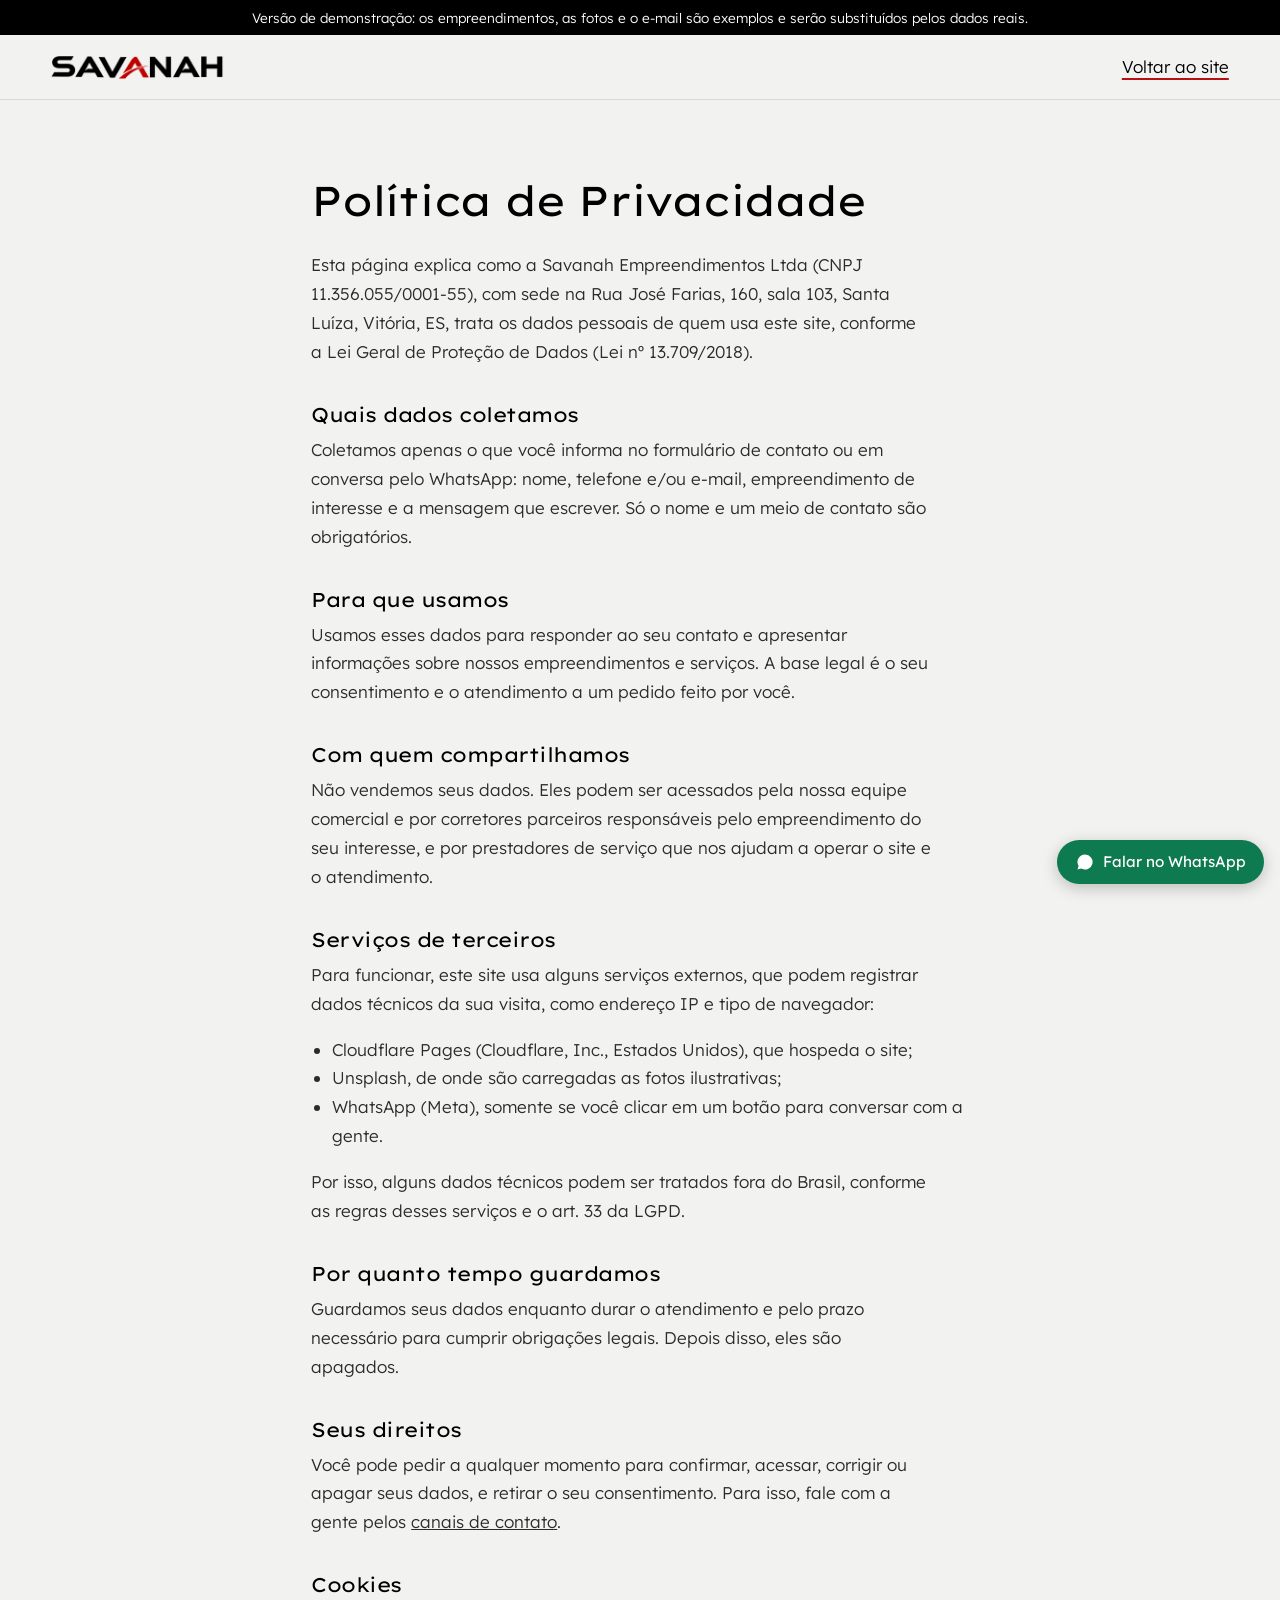
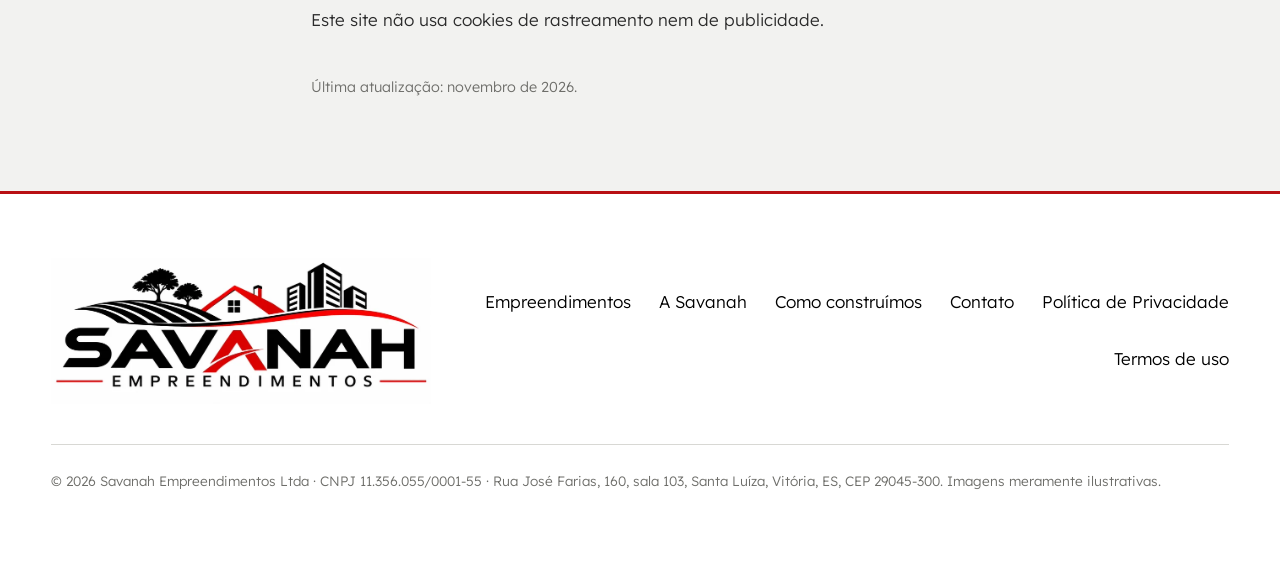
<file: privacidade.html>
<!doctype html>
<html lang="pt-BR">
<head>
  <meta charset="utf-8">
  <meta name="viewport" content="width=device-width, initial-scale=1">
  <title>Política de Privacidade | Savanah Empreendimentos</title>
  <meta name="description" content="Savanah Empreendimentos Imobiliários: loteamento e chacreamento, construção de casas e construção de edifícios.">
  <meta name="robots" content="noindex"> <!-- prévia: remover quando o site for para o domínio oficial -->
  <meta property="og:type" content="website">
  <meta property="og:locale" content="pt_BR">
  <meta property="og:site_name" content="Savanah Empreendimentos">
  <meta property="og:title" content="Savanah Empreendimentos Imobiliários">
  <meta property="og:description" content="Loteamento e chacreamento, construção de casas e construção de edifícios em Vitória, ES.">
  <meta property="og:url" content="https://savanahempreeendimentos.com.br/privacidade.html">
  <meta property="og:image" content="https://savanahempreeendimentos.com.br/assets/compartilhar.jpg">
  <meta property="og:image:width" content="1200">
  <meta property="og:image:height" content="630">
  <link rel="canonical" href="https://savanahempreeendimentos.com.br/privacidade.html">
  <link rel="icon" href="assets/favicon.png">
  <link rel="preload" href="assets/fontes/lexend.woff2" as="font" type="font/woff2" crossorigin>
  <link rel="stylesheet" href="styles.css?v=6">
</head>
<body>
  <a class="pular" href="#conteudo">Pular para o conteúdo</a>

  <p class="previa" role="note">Versão de demonstração: os empreendimentos, as fotos e o e-mail são exemplos e serão substituídos pelos dados reais.</p>

  <header class="topo rolou">
    <div class="topo__inner">
      <a class="marca" href="index.html"><img src="assets/wordmark.png" alt="Savanah Empreendimentos Imobiliários, início" width="173" height="24"></a>
      <a class="link" href="index.html">Voltar ao site</a>
    </div>
  </header>

  <main id="conteudo" class="legal">
    <h1>Política de Privacidade</h1>
    <p>Esta página explica como a Savanah Empreendimentos Ltda (CNPJ 11.356.055/0001-55), com sede na Rua José Farias, 160, sala 103, Santa Luíza, Vitória, ES, trata os dados pessoais de quem usa este site, conforme a Lei Geral de Proteção de Dados (Lei nº 13.709/2018).</p>

    <h2>Quais dados coletamos</h2>
    <p>Coletamos apenas o que você informa no formulário de contato ou em conversa pelo WhatsApp: nome, telefone e/ou e-mail, empreendimento de interesse e a mensagem que escrever. Só o nome e um meio de contato são obrigatórios.</p>

    <h2>Para que usamos</h2>
    <p>Usamos esses dados para responder ao seu contato e apresentar informações sobre nossos empreendimentos e serviços. A base legal é o seu consentimento e o atendimento a um pedido feito por você.</p>

    <h2>Com quem compartilhamos</h2>
    <p>Não vendemos seus dados. Eles podem ser acessados pela nossa equipe comercial e por corretores parceiros responsáveis pelo empreendimento do seu interesse, e por prestadores de serviço que nos ajudam a operar o site e o atendimento.</p>

    <h2>Serviços de terceiros</h2>
    <p>Para funcionar, este site usa alguns serviços externos, que podem registrar dados técnicos da sua visita, como endereço IP e tipo de navegador:</p>
    <ul>
      <li>Cloudflare Pages (Cloudflare, Inc., Estados Unidos), que hospeda o site;</li>
      <li>Unsplash, de onde são carregadas as fotos ilustrativas;</li>
      <li>WhatsApp (Meta), somente se você clicar em um botão para conversar com a gente.</li>
    </ul>
    <p>Por isso, alguns dados técnicos podem ser tratados fora do Brasil, conforme as regras desses serviços e o art. 33 da LGPD.</p>

    <h2>Por quanto tempo guardamos</h2>
    <p>Guardamos seus dados enquanto durar o atendimento e pelo prazo necessário para cumprir obrigações legais. Depois disso, eles são apagados.</p>

    <h2>Seus direitos</h2>
    <p>Você pode pedir a qualquer momento para confirmar, acessar, corrigir ou apagar seus dados, e retirar o seu consentimento. Para isso, fale com a gente pelos <a href="index.html#contato">canais de contato</a>.</p>

    <h2>Cookies</h2>
    <p>Este site não usa cookies de rastreamento nem de publicidade.</p>

    <p class="legal__data">Última atualização: novembro de 2026.</p>
  </main>

  <footer class="rodape">
    <img src="assets/logo.webp" alt="Savanah Empreendimentos" width="900" height="347" loading="lazy">
    <nav class="rodape__nav" aria-label="Rodapé">
      <a href="index.html#empreendimentos">Empreendimentos</a>
      <a href="index.html#savanah">A Savanah</a>
      <a href="index.html#como-construimos">Como construímos</a>
      <a href="index.html#contato">Contato</a>
      <a href="privacidade.html">Política de Privacidade</a>
      <a href="termos.html">Termos de uso</a>
    </nav>
    <p class="rodape__legal">© 2026 Savanah Empreendimentos Ltda · CNPJ 11.356.055/0001-55 · Rua José Farias, 160, sala 103, Santa Luíza, Vitória, ES, CEP 29045-300. Imagens meramente ilustrativas.</p>
  </footer>

  <a class="zap" href="https://wa.me/5527998117796?text=Ol%C3%A1%21%20Vim%20pelo%20site%20da%20Savanah." target="_blank" rel="noopener">
    <svg viewBox="0 0 24 24" width="20" height="20" aria-hidden="true"><path fill="currentColor" d="M12 3a9 9 0 0 0-7.7 13.6L3 21l4.6-1.2A9 9 0 1 0 12 3Z"/></svg>
    Falar no WhatsApp
  </a>

</body>
</html>
</file>
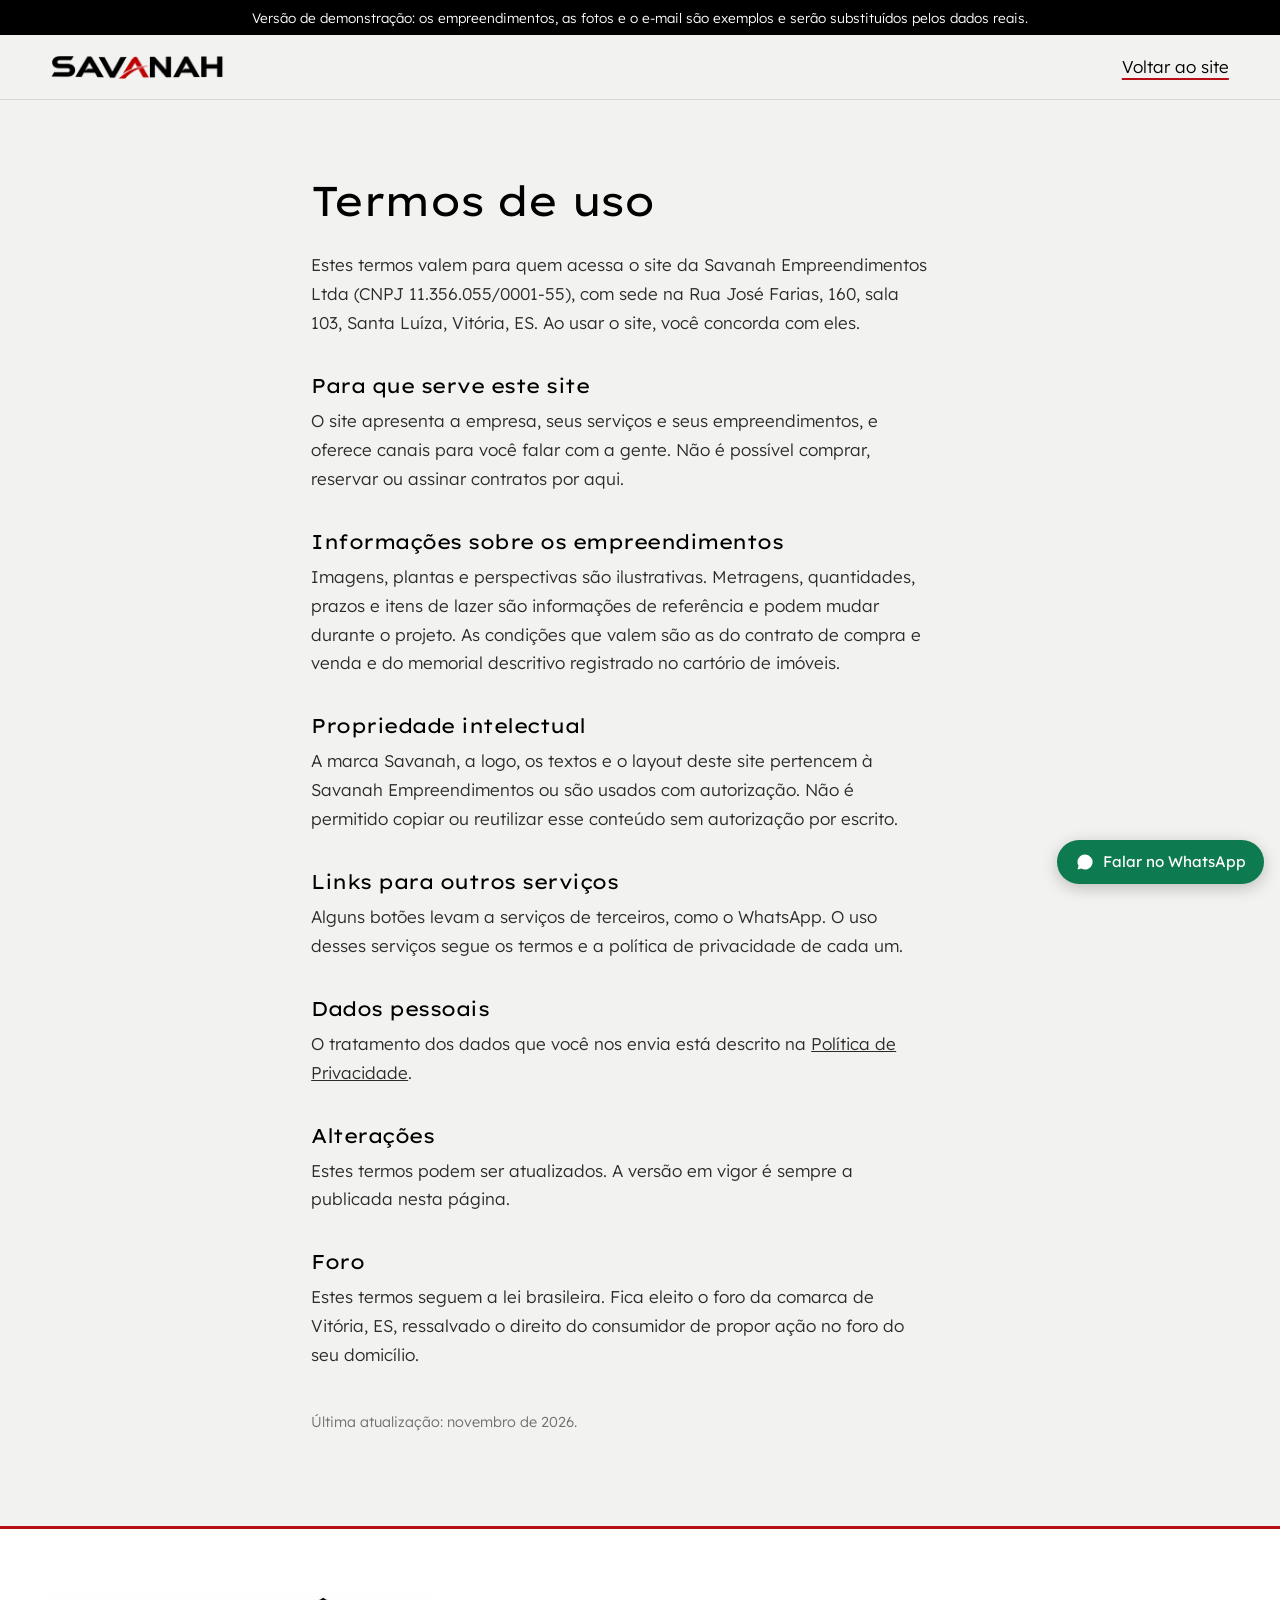
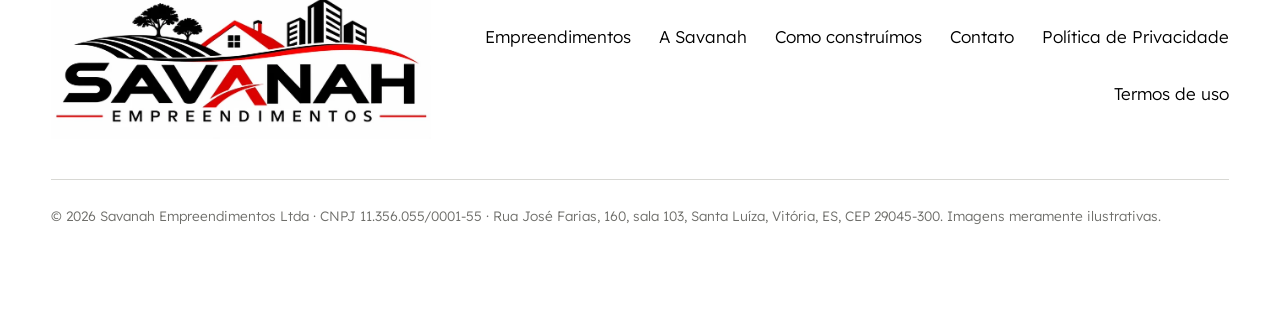
<file: termos.html>
<!doctype html>
<html lang="pt-BR">
<head>
  <meta charset="utf-8">
  <meta name="viewport" content="width=device-width, initial-scale=1">
  <title>Termos de uso | Savanah Empreendimentos</title>
  <meta name="description" content="Savanah Empreendimentos Imobiliários: loteamento e chacreamento, construção de casas e construção de edifícios.">
  <meta name="robots" content="noindex"> <!-- prévia: remover quando o site for para o domínio oficial -->
  <meta property="og:type" content="website">
  <meta property="og:locale" content="pt_BR">
  <meta property="og:site_name" content="Savanah Empreendimentos">
  <meta property="og:title" content="Savanah Empreendimentos Imobiliários">
  <meta property="og:description" content="Loteamento e chacreamento, construção de casas e construção de edifícios em Vitória, ES.">
  <meta property="og:url" content="https://savanahempreeendimentos.com.br/termos.html">
  <meta property="og:image" content="https://savanahempreeendimentos.com.br/assets/compartilhar.jpg">
  <meta property="og:image:width" content="1200">
  <meta property="og:image:height" content="630">
  <link rel="canonical" href="https://savanahempreeendimentos.com.br/termos.html">
  <link rel="icon" href="assets/favicon.png">
  <link rel="preload" href="assets/fontes/lexend.woff2" as="font" type="font/woff2" crossorigin>
  <link rel="stylesheet" href="styles.css?v=6">
</head>
<body>
  <a class="pular" href="#conteudo">Pular para o conteúdo</a>

  <p class="previa" role="note">Versão de demonstração: os empreendimentos, as fotos e o e-mail são exemplos e serão substituídos pelos dados reais.</p>

  <header class="topo rolou">
    <div class="topo__inner">
      <a class="marca" href="index.html"><img src="assets/wordmark.png" alt="Savanah Empreendimentos Imobiliários, início" width="173" height="24"></a>
      <a class="link" href="index.html">Voltar ao site</a>
    </div>
  </header>

  <!-- texto modelo: revisar com advogado antes de publicar no domínio oficial -->
  <main id="conteudo" class="legal">
    <h1>Termos de uso</h1>
    <p>Estes termos valem para quem acessa o site da Savanah Empreendimentos Ltda (CNPJ 11.356.055/0001-55), com sede na Rua José Farias, 160, sala 103, Santa Luíza, Vitória, ES. Ao usar o site, você concorda com eles.</p>

    <h2>Para que serve este site</h2>
    <p>O site apresenta a empresa, seus serviços e seus empreendimentos, e oferece canais para você falar com a gente. Não é possível comprar, reservar ou assinar contratos por aqui.</p>

    <h2>Informações sobre os empreendimentos</h2>
    <p>Imagens, plantas e perspectivas são ilustrativas. Metragens, quantidades, prazos e itens de lazer são informações de referência e podem mudar durante o projeto. As condições que valem são as do contrato de compra e venda e do memorial descritivo registrado no cartório de imóveis.</p>

    <h2>Propriedade intelectual</h2>
    <p>A marca Savanah, a logo, os textos e o layout deste site pertencem à Savanah Empreendimentos ou são usados com autorização. Não é permitido copiar ou reutilizar esse conteúdo sem autorização por escrito.</p>

    <h2>Links para outros serviços</h2>
    <p>Alguns botões levam a serviços de terceiros, como o WhatsApp. O uso desses serviços segue os termos e a política de privacidade de cada um.</p>

    <h2>Dados pessoais</h2>
    <p>O tratamento dos dados que você nos envia está descrito na <a href="privacidade.html">Política de Privacidade</a>.</p>

    <h2>Alterações</h2>
    <p>Estes termos podem ser atualizados. A versão em vigor é sempre a publicada nesta página.</p>

    <h2>Foro</h2>
    <p>Estes termos seguem a lei brasileira. Fica eleito o foro da comarca de Vitória, ES, ressalvado o direito do consumidor de propor ação no foro do seu domicílio.</p>

    <p class="legal__data">Última atualização: novembro de 2026.</p>
  </main>

  <footer class="rodape">
    <img src="assets/logo.webp" alt="Savanah Empreendimentos" width="900" height="347" loading="lazy">
    <nav class="rodape__nav" aria-label="Rodapé">
      <a href="index.html#empreendimentos">Empreendimentos</a>
      <a href="index.html#savanah">A Savanah</a>
      <a href="index.html#como-construimos">Como construímos</a>
      <a href="index.html#contato">Contato</a>
      <a href="privacidade.html">Política de Privacidade</a>
      <a href="termos.html">Termos de uso</a>
    </nav>
    <p class="rodape__legal">© 2026 Savanah Empreendimentos Ltda · CNPJ 11.356.055/0001-55 · Rua José Farias, 160, sala 103, Santa Luíza, Vitória, ES, CEP 29045-300. Imagens meramente ilustrativas.</p>
  </footer>

  <a class="zap" href="https://wa.me/5527998117796?text=Ol%C3%A1%21%20Vim%20pelo%20site%20da%20Savanah." target="_blank" rel="noopener">
    <svg viewBox="0 0 24 24" width="20" height="20" aria-hidden="true"><path fill="currentColor" d="M12 3a9 9 0 0 0-7.7 13.6L3 21l4.6-1.2A9 9 0 1 0 12 3Z"/></svg>
    Falar no WhatsApp
  </a>

</body>
</html>
</file>
<file: styles.css>
@font-face { font-family: "Lexend"; src: url("assets/fontes/lexend.woff2") format("woff2"); font-weight: 300 500; font-display: swap; }
@font-face { font-family: "Lexend Exa"; src: url("assets/fontes/lexend-exa.woff2") format("woff2"); font-weight: 300 500; font-display: swap; }

:root {
  --calcario: #F2F2F0;
  --branco: #FFFFFF;
  --nanquim: #000;
  --texto: #2B2B2B;
  --pedra: #6E6E6A;
  --linha: #D8D8D4; /* só linhas decorativas */
  --borda: #8A8A86; /* bordas de campos e botões: contraste mínimo 3:1 */
  --savanah: #B80F14; /* vermelho da logo */
  --savanah-escuro: #8E0B0F;

  --display: "Lexend Exa", system-ui, sans-serif;
  --corpo: "Lexend", system-ui, sans-serif;

  --gutter: clamp(16px, 4vw, 56px);
  --max: 1320px;
}

*, *::before, *::after { box-sizing: border-box; }
html { scroll-behavior: smooth; scroll-padding-top: 80px; }
body {
  margin: 0;
  background: var(--calcario);
  color: var(--texto);
  font: 300 1.0625rem/1.7 var(--corpo);
  -webkit-font-smoothing: antialiased;
}
img { display: block; max-width: 100%; height: auto; }
h1, h2, h3 { font-family: var(--display); color: var(--nanquim); font-weight: 400; margin: 0; }
h1 { font-size: clamp(2rem, 4.4vw, 3.75rem); line-height: 1.12; letter-spacing: -0.03em; }
h2 { font-size: clamp(1.6rem, 3vw, 2.5rem); line-height: 1.15; letter-spacing: -0.025em; }
h3 { font-size: 1.5rem; line-height: 1.2; letter-spacing: -0.02em; }
p { margin: 0 0 1em; max-width: 62ch; }
a { color: inherit; }
:focus-visible { outline: 2px solid var(--savanah); outline-offset: 3px; }

.pular { position: absolute; left: -999px; top: 8px; background: var(--savanah); color: #fff; padding: 8px 14px; z-index: 100; }
.pular:focus { left: 8px; }

/* Botões */
.btn {
  display: inline-block;
  font: 400 0.95rem/1 var(--corpo);
  padding: 15px 26px;
  border-radius: 2px;
  border: 1px solid var(--nanquim);
  background: var(--nanquim);
  color: #fff;
  text-decoration: none;
  cursor: pointer;
  transition: background .2s, color .2s, border-color .2s;
}
.btn:hover { background: var(--savanah); border-color: var(--savanah); }
.btn--linha { background: transparent; color: var(--nanquim); }
.btn--linha:hover { background: var(--nanquim); border-color: var(--nanquim); color: #fff; }
.link {
  font: inherit; background: none; border: 0; padding: 0; cursor: pointer;
  color: var(--nanquim); text-decoration: underline; text-underline-offset: 5px; text-decoration-color: var(--savanah); text-decoration-thickness: 2px;
}
.link:hover { color: var(--savanah); }

/* Topo */
.topo {
  position: sticky; top: 0; z-index: 50;
  background: color-mix(in srgb, var(--calcario) 88%, transparent);
  backdrop-filter: blur(10px);
  border-bottom: 1px solid transparent;
  transition: border-color .2s;
}
.topo.rolou { border-bottom-color: var(--linha); }
.topo__inner { max-width: var(--max); margin: 0 auto; padding: 14px var(--gutter); display: flex; align-items: center; justify-content: space-between; gap: 24px; }
.marca { display: block; padding: 6px 0; }
.marca img { height: 24px; width: auto; }
.nav { display: flex; align-items: center; gap: 32px; font-size: 0.95rem; }
.nav a:not(.btn) { text-decoration: none; color: var(--texto); }
.nav a:not(.btn):hover { color: var(--savanah); }
.nav .btn { padding: 11px 18px; }
.menu-btn { display: none; }

/* Hero */
.hero {
  position: relative;
  max-width: var(--max); margin: 0 auto;
  padding: clamp(24px, 3vw, 48px) var(--gutter) clamp(56px, 7vw, 104px);
  display: grid; grid-template-columns: repeat(12, 1fr); gap: 24px; align-items: center;
}
.hero__texto { grid-column: 1 / 7; position: relative; z-index: 2; }
.hero__texto h1 { margin-bottom: 28px; max-width: 18ch; }
.hero__texto p { font-size: 1.15rem; color: var(--texto); max-width: 40ch; margin-bottom: 36px; }
.hero__acoes { display: flex; align-items: center; gap: 28px; flex-wrap: wrap; }
.hero__foto { grid-column: 7 / 13; margin: 0; }
.hero__foto img { width: 100%; aspect-ratio: 4 / 5; max-height: calc(100svh - 150px); min-height: 420px; object-fit: cover; object-position: 30% center; border-radius: 2px; }

/* O traço da logo, atravessando o hero */
.traco {
  position: absolute; z-index: 1; pointer-events: none;
  left: 0; right: 0; width: 100%;
  bottom: clamp(8px, 2vw, 32px); height: 48%;
  fill: var(--savanah);
  animation: desenha 1.6s cubic-bezier(.65, 0, .25, 1) .25s both;
}
@keyframes desenha {
  from { clip-path: inset(0 100% 0 0); }
  to { clip-path: inset(0 0 0 0); }
}

/* Seções */
.secao { max-width: var(--max); margin: 0 auto; padding: clamp(64px, 9vw, 128px) var(--gutter); }
.secao__cab { display: flex; justify-content: space-between; align-items: end; gap: 24px; flex-wrap: wrap; margin-bottom: clamp(40px, 5vw, 72px); padding-bottom: 24px; border-bottom: 1px solid var(--linha); }
.secao__sub { margin: 0; color: var(--pedra); max-width: 44ch; }

.filtros { display: flex; gap: 6px; flex-wrap: wrap; }
.filtros button {
  font: 400 0.9rem/1 var(--corpo); padding: 10px 16px; cursor: pointer;
  background: transparent; color: var(--texto); border: 1px solid var(--borda); border-radius: 40px;
}
.filtros button:hover { border-color: var(--savanah); }
.filtros button[aria-pressed="true"] { background: var(--nanquim); color: #fff; border-color: var(--nanquim); }

/* Empreendimento */
.emp { display: grid; grid-template-columns: repeat(12, 1fr); gap: 24px; align-items: center; margin-bottom: clamp(64px, 8vw, 112px); }
.emp[hidden] { display: none; }
.emp__foto { grid-column: 1 / 8; width: 100%; aspect-ratio: 4 / 3; object-fit: cover; border-radius: 2px; }
.emp__info { grid-column: 9 / 13; }
.emp--inverso .emp__foto { grid-column: 6 / 13; grid-row: 1; }
.emp--inverso .emp__info { grid-column: 1 / 5; grid-row: 1; }
.emp h3 { font-size: clamp(1.5rem, 2.4vw, 2rem); margin-bottom: 4px; }
.emp__local { color: var(--pedra); margin-bottom: 20px; }

.fase { display: inline-flex; align-items: center; gap: 8px; font-size: 0.9rem; margin-bottom: 14px; }
.fase::before { content: ""; width: 8px; height: 8px; border-radius: 50%; background: currentColor; }
.fase--lancamento { color: var(--savanah); }
.fase--obras { color: #7A5F14; }
.fase--entregue { color: var(--pedra); }

.ficha { display: grid; grid-template-columns: 1fr 1fr; gap: 0; margin: 28px 0 32px; border-top: 1px solid var(--linha); }
.ficha div { padding: 14px 0; border-bottom: 1px solid var(--linha); }
.ficha dt { font-size: 0.85rem; color: var(--pedra); }
.ficha dd { margin: 2px 0 0; font-family: var(--display); font-size: 1rem; color: var(--nanquim); letter-spacing: -0.01em; }

.obra { margin: 24px 0 0; }
.obra__linha { display: flex; justify-content: space-between; font-size: 0.9rem; margin-bottom: 8px; }
.obra__linha span:last-child { font-family: var(--display); color: var(--nanquim); }
.obra__barra { height: 4px; background: var(--linha); border-radius: 4px; overflow: hidden; }
.obra__barra span { display: block; height: 100%; background: var(--savanah); }

/* Áreas de atuação: os três ícones da logo */
.areas { background: var(--branco); border-block: 1px solid var(--linha); }
.areas__lista {
  list-style: none; margin: 0 auto; max-width: var(--max);
  padding: clamp(40px, 5vw, 64px) var(--gutter);
  display: grid; grid-template-columns: repeat(3, 1fr);
}
.areas__lista li { padding: 0 clamp(16px, 3vw, 48px); border-left: 2px solid var(--savanah); }
.areas__lista li:first-child { border-left: 0; padding-left: 0; }
.areas__lista img { height: 52px; width: auto; margin-bottom: 20px; }
.areas__lista h3 { font-size: 1.15rem; margin-bottom: 8px; }
.areas__lista p { margin: 0; font-size: 1rem; }

.vazio { color: var(--pedra); }

/* Sobre */
.sobre {
  background: var(--branco);
  display: grid; grid-template-columns: repeat(12, 1fr); gap: 24px; align-items: start;
  padding: clamp(64px, 9vw, 128px) max(var(--gutter), calc((100% - var(--max)) / 2 + var(--gutter)));
}
.sobre__foto { grid-column: 1 / 6; margin: 0; position: sticky; top: 100px; }
.sobre__foto img { width: 100%; aspect-ratio: 5 / 6; object-fit: cover; border-radius: 2px; }
.sobre__texto { grid-column: 7 / 13; }
.sobre__texto h2 { margin-bottom: 32px; }
.sobre__lead { font-family: var(--display); font-size: clamp(1.15rem, 1.7vw, 1.4rem); line-height: 1.5; color: var(--nanquim); letter-spacing: -0.015em; margin-bottom: 28px; }
.valores { margin: 48px 0 0; }
.valores div { padding: 24px 0; border-top: 1px solid var(--linha); display: grid; grid-template-columns: 1fr 1.4fr; gap: 24px; }
.valores dt { font-weight: 500; color: var(--savanah); }
.valores dd { margin: 0; }

/* Etapas */
.etapas { list-style: none; margin: 0; padding: 0; display: grid; grid-template-columns: repeat(4, 1fr); gap: 32px; counter-reset: none; }
.etapas li { position: relative; padding-top: 28px; }
.etapas li::before { content: ""; position: absolute; top: 0; left: 0; right: -32px; height: 1px; background: var(--linha); }
.etapas li:last-child::before { right: 0; }
.etapas__n {
  position: absolute; top: -12px; left: 0;
  width: 24px; height: 24px; border-radius: 50%;
  display: grid; place-items: center;
  background: var(--savanah); color: #fff; font-size: 0.8rem; font-weight: 500;
}
.etapas h3 { font-size: 1.2rem; margin: 12px 0 10px; }
.etapas p { color: var(--texto); font-size: 1rem; }

/* Contato */
.contato {
  max-width: var(--max); margin: 0 auto;
  padding: clamp(64px, 9vw, 128px) var(--gutter);
  display: grid; grid-template-columns: repeat(12, 1fr); gap: 24px;
  border-top: 1px solid var(--linha);
}
.contato__texto { grid-column: 1 / 6; }
.contato__texto h2 { margin-bottom: 20px; }
.canais { margin: 40px 0 0; }
.canais div { padding: 16px 0; border-top: 1px solid var(--linha); }
.canais dt { font-size: 0.85rem; color: var(--pedra); }
.canais dd { margin: 2px 0 0; overflow-wrap: anywhere; }
.canais a { text-decoration-color: var(--savanah); text-underline-offset: 4px; }

.form { grid-column: 7 / 13; display: grid; grid-template-columns: 1fr 1fr; gap: 20px 24px; align-content: start; }
.campo { display: flex; flex-direction: column; gap: 6px; }
.campo--full, .form__status, .form .btn { grid-column: 1 / -1; }
.form .btn { justify-self: start; }
.campo label { font-size: 0.9rem; font-weight: 400; color: var(--nanquim); }
.opcional { color: var(--pedra); font-weight: 300; }
.campo input, .campo select, .campo textarea {
  font: 300 1rem/1.5 var(--corpo); color: var(--nanquim);
  background: var(--branco); border: 1px solid var(--borda); border-radius: 2px;
  padding: 12px 14px; width: 100%;
}
.campo textarea { resize: vertical; }
.campo input:focus, .campo select:focus, .campo textarea:focus { outline: none; border-color: var(--savanah); box-shadow: 0 0 0 3px color-mix(in srgb, var(--savanah) 18%, transparent); }
.campo [aria-invalid="true"] { border-color: #A3361F; }
.form__status { margin: 0; min-height: 1.5em; font-size: 0.95rem; }
.form__status.erro { color: #A3361F; }
.form__status.ok { color: var(--savanah); }

/* Rodapé */
/* Rodapé: único lugar com a logo completa, no fundo branco original dela */
.rodape {
  background: var(--branco);
  border-top: 3px solid var(--savanah);
  padding: 64px max(var(--gutter), calc((100% - var(--max)) / 2 + var(--gutter))) 40px;
  display: grid; grid-template-columns: auto 1fr; gap: 40px; align-items: center;
}
.rodape img { width: 380px; }
.rodape__nav { display: flex; gap: 28px; flex-wrap: wrap; justify-content: end; }
.rodape__nav a { color: var(--nanquim); text-decoration: none; }
.rodape__nav a:hover { color: var(--savanah); }
.rodape__legal { grid-column: 1 / -1; margin: 0; padding-top: 24px; border-top: 1px solid var(--linha); font-size: 0.85rem; color: var(--pedra); max-width: none; }

/* Responsivo */
@media (max-width: 960px) {
  .menu-btn {
    display: block; font: 400 0.95rem/1 var(--corpo); padding: 10px 16px;
    background: transparent; border: 1px solid var(--borda); border-radius: 40px; color: var(--nanquim); cursor: pointer;
  }
  .nav {
    display: none; position: absolute; top: 100%; left: 0; right: 0;
    flex-direction: column; align-items: stretch; gap: 0;
    background: var(--calcario); border-bottom: 1px solid var(--linha); padding: 8px var(--gutter) 20px;
  }
  .nav.aberto { display: flex; }
  .nav a:not(.btn) { padding: 14px 0; border-bottom: 1px solid var(--linha); }
  .nav .btn { margin-top: 16px; text-align: center; padding: 14px; }

  .hero { grid-template-columns: 1fr; }
  .hero__texto, .hero__foto { grid-column: 1; }
  .hero__foto img { aspect-ratio: 4 / 3; }
  .traco { bottom: 4%; height: 30%; }

  .emp, .emp--inverso { grid-template-columns: 1fr; }
  .emp__foto, .emp__info, .emp--inverso .emp__foto, .emp--inverso .emp__info { grid-column: 1; grid-row: auto; }

  .sobre { grid-template-columns: 1fr; }
  .sobre__foto, .sobre__texto { grid-column: 1; }
  .sobre__foto { position: static; }
  .sobre__foto img { aspect-ratio: 16 / 10; }

  .etapas { grid-template-columns: 1fr 1fr; row-gap: 48px; }
  .etapas li::before { right: 0; }

  .contato { grid-template-columns: 1fr; }
  .contato__texto, .form { grid-column: 1; }

  .areas__lista { grid-template-columns: 1fr; gap: 32px; }
  .areas__lista li, .areas__lista li:first-child { padding: 0 0 0 20px; border-left: 2px solid var(--savanah); }
}
@media (max-width: 560px) {
  .etapas { grid-template-columns: 1fr; }
  .form { grid-template-columns: 1fr; }
  .valores div { grid-template-columns: 1fr; gap: 6px; }
  .ficha { grid-template-columns: 1fr 1fr; }
  .rodape { grid-template-columns: 1fr; }
  .rodape img { width: 100%; max-width: 320px; }
  .rodape__nav { justify-content: start; }
}

@media (prefers-reduced-motion: reduce) {
  html { scroll-behavior: auto; }
  .traco { animation: none; }
}

/* WhatsApp, aviso do formulário e página de privacidade */
.emp__acoes { display: flex; align-items: center; gap: 24px; flex-wrap: wrap; }
.form__aviso { grid-column: 1 / -1; margin: 0; font-size: 0.85rem; color: var(--pedra); max-width: none; }
.zap {
  position: fixed; right: 16px; bottom: 16px; z-index: 60;
  display: inline-flex; align-items: center; gap: 8px;
  padding: 12px 18px; border-radius: 40px;
  background: #0E7A4F; color: #fff; text-decoration: none; font: 400 0.95rem/1 var(--corpo);
  box-shadow: 0 4px 16px rgba(0, 0, 0, .22);
}
.zap:hover { background: #0A5E3C; }
.rodape { padding-bottom: 88px; } /* espaço para o botão fixo não cobrir o rodapé */
.legal { max-width: 760px; margin: 0 auto; padding: clamp(40px, 6vw, 80px) var(--gutter); }
.legal h1 { font-size: clamp(1.8rem, 3.4vw, 2.6rem); margin-bottom: 28px; }
.legal h2 { font-size: 1.25rem; margin: 36px 0 10px; }
.legal__data { color: var(--pedra); font-size: 0.9rem; margin-top: 40px; }
.rodape img { mix-blend-mode: multiply; } /* some o branco levemente diferente da imagem da logo */

/* Aviso de prévia, título só para leitores de tela, dica do formulário */
.previa { margin: 0; max-width: none; padding: 8px var(--gutter); background: var(--nanquim); color: #fff; font-size: 0.85rem; line-height: 1.4; text-align: center; }
.sr-only { position: absolute; width: 1px; height: 1px; padding: 0; margin: -1px; overflow: hidden; clip: rect(0 0 0 0); white-space: nowrap; border: 0; }
.form__dica { grid-column: 1 / -1; margin: 0; font-size: 0.9rem; color: var(--pedra); }
.legal ul { padding-left: 1.2em; margin: 0 0 1em; }
</file>
